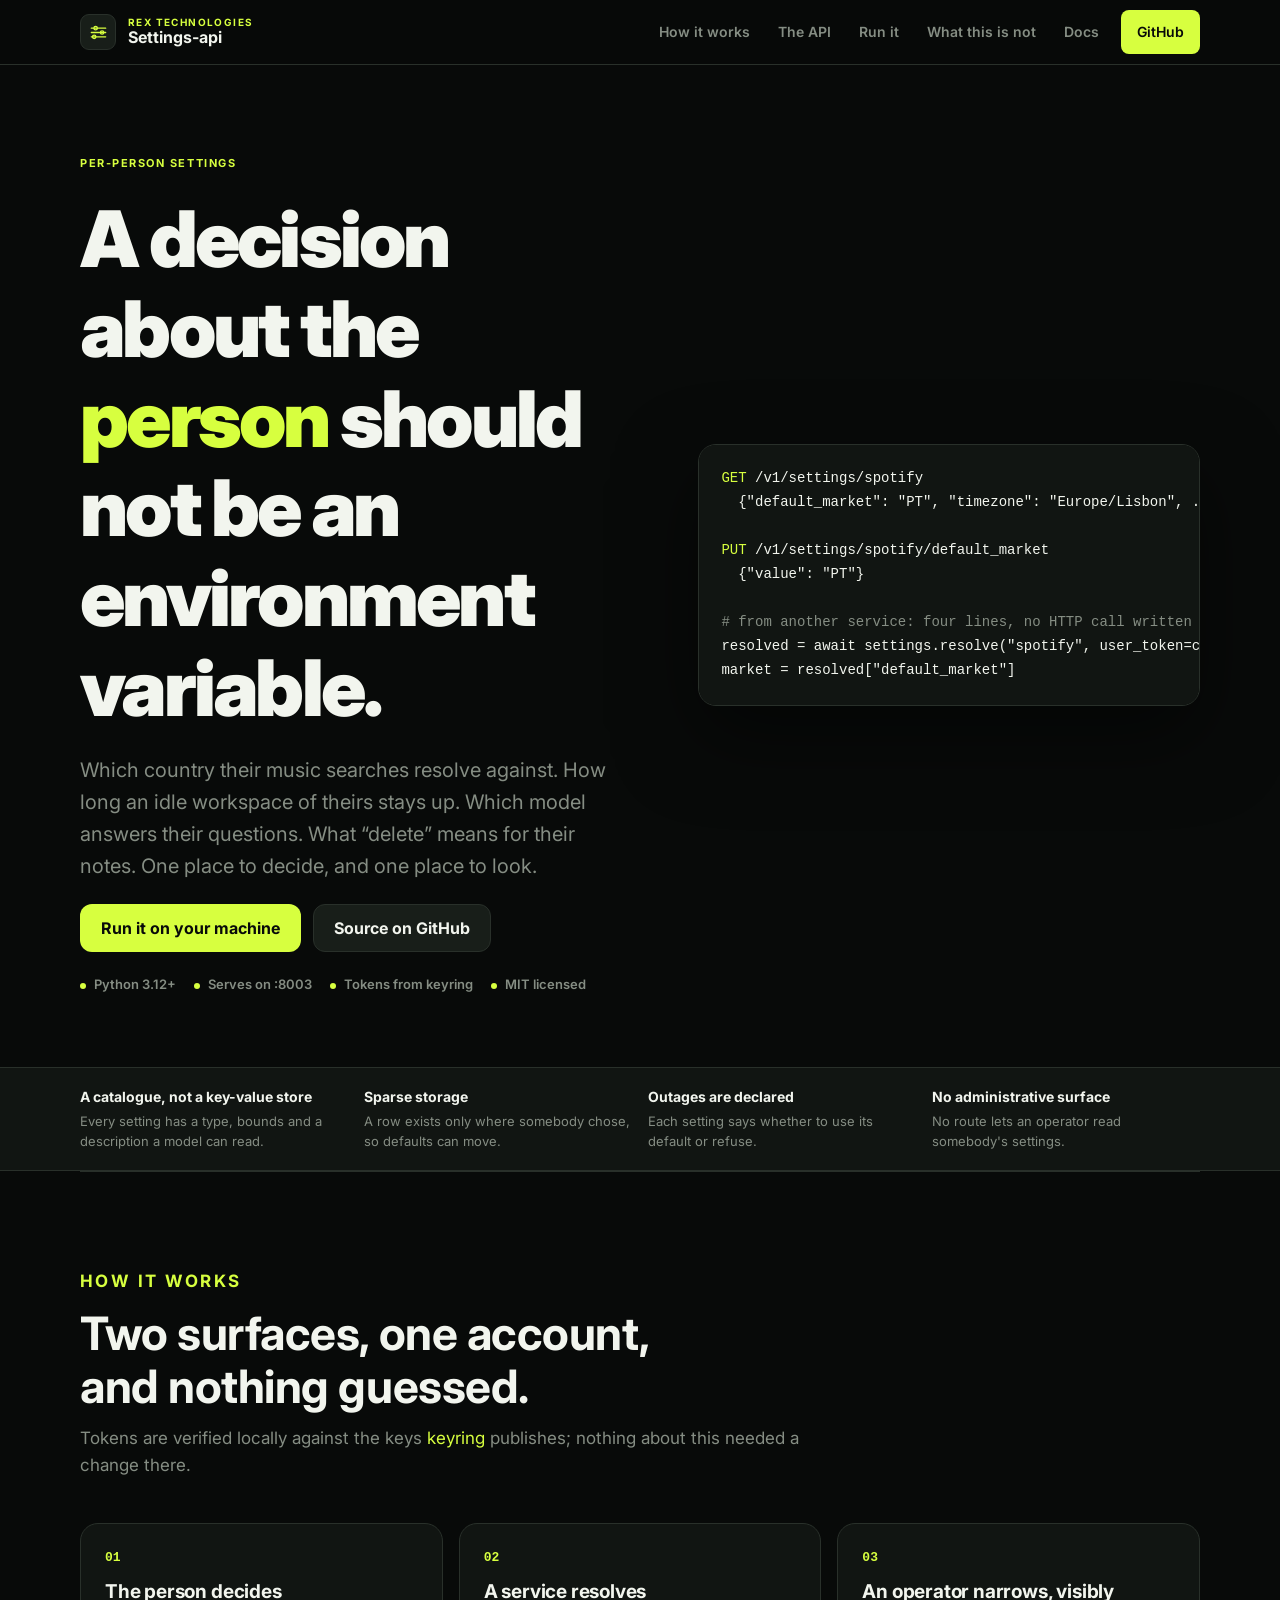
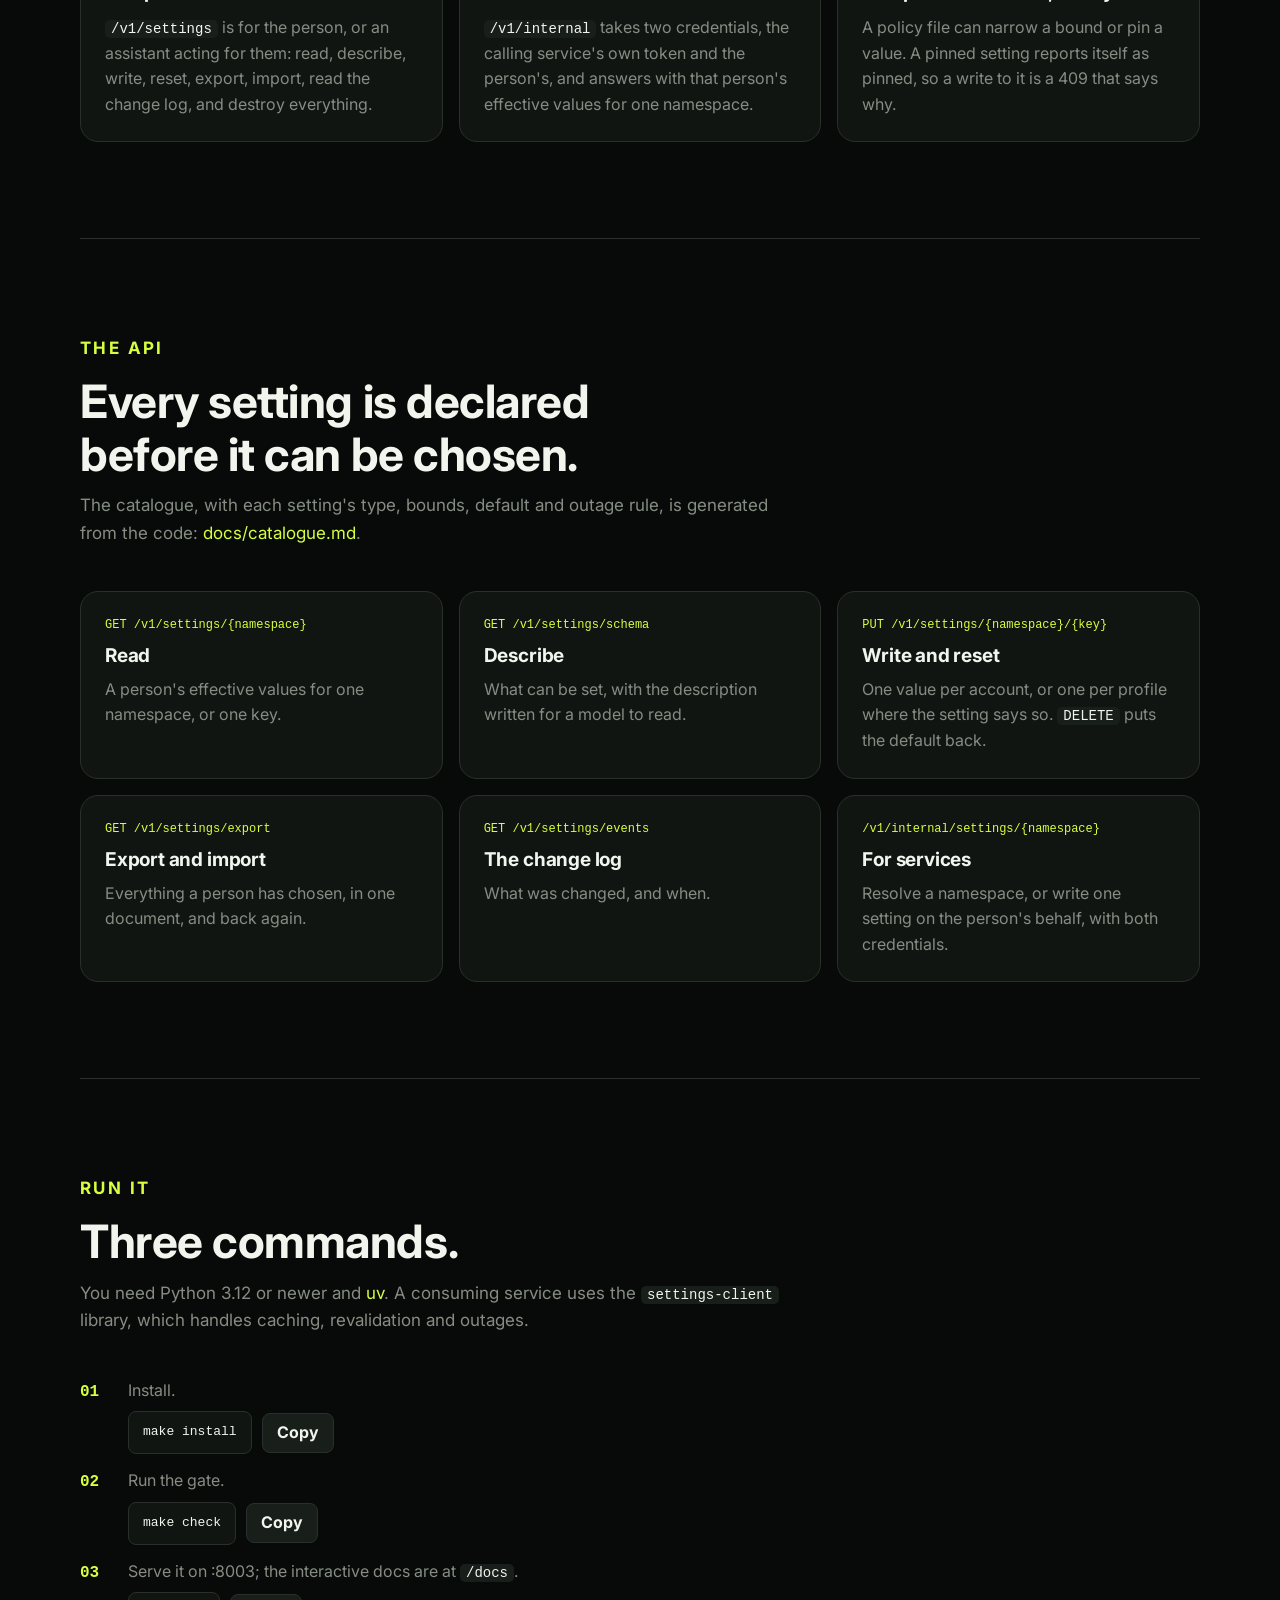
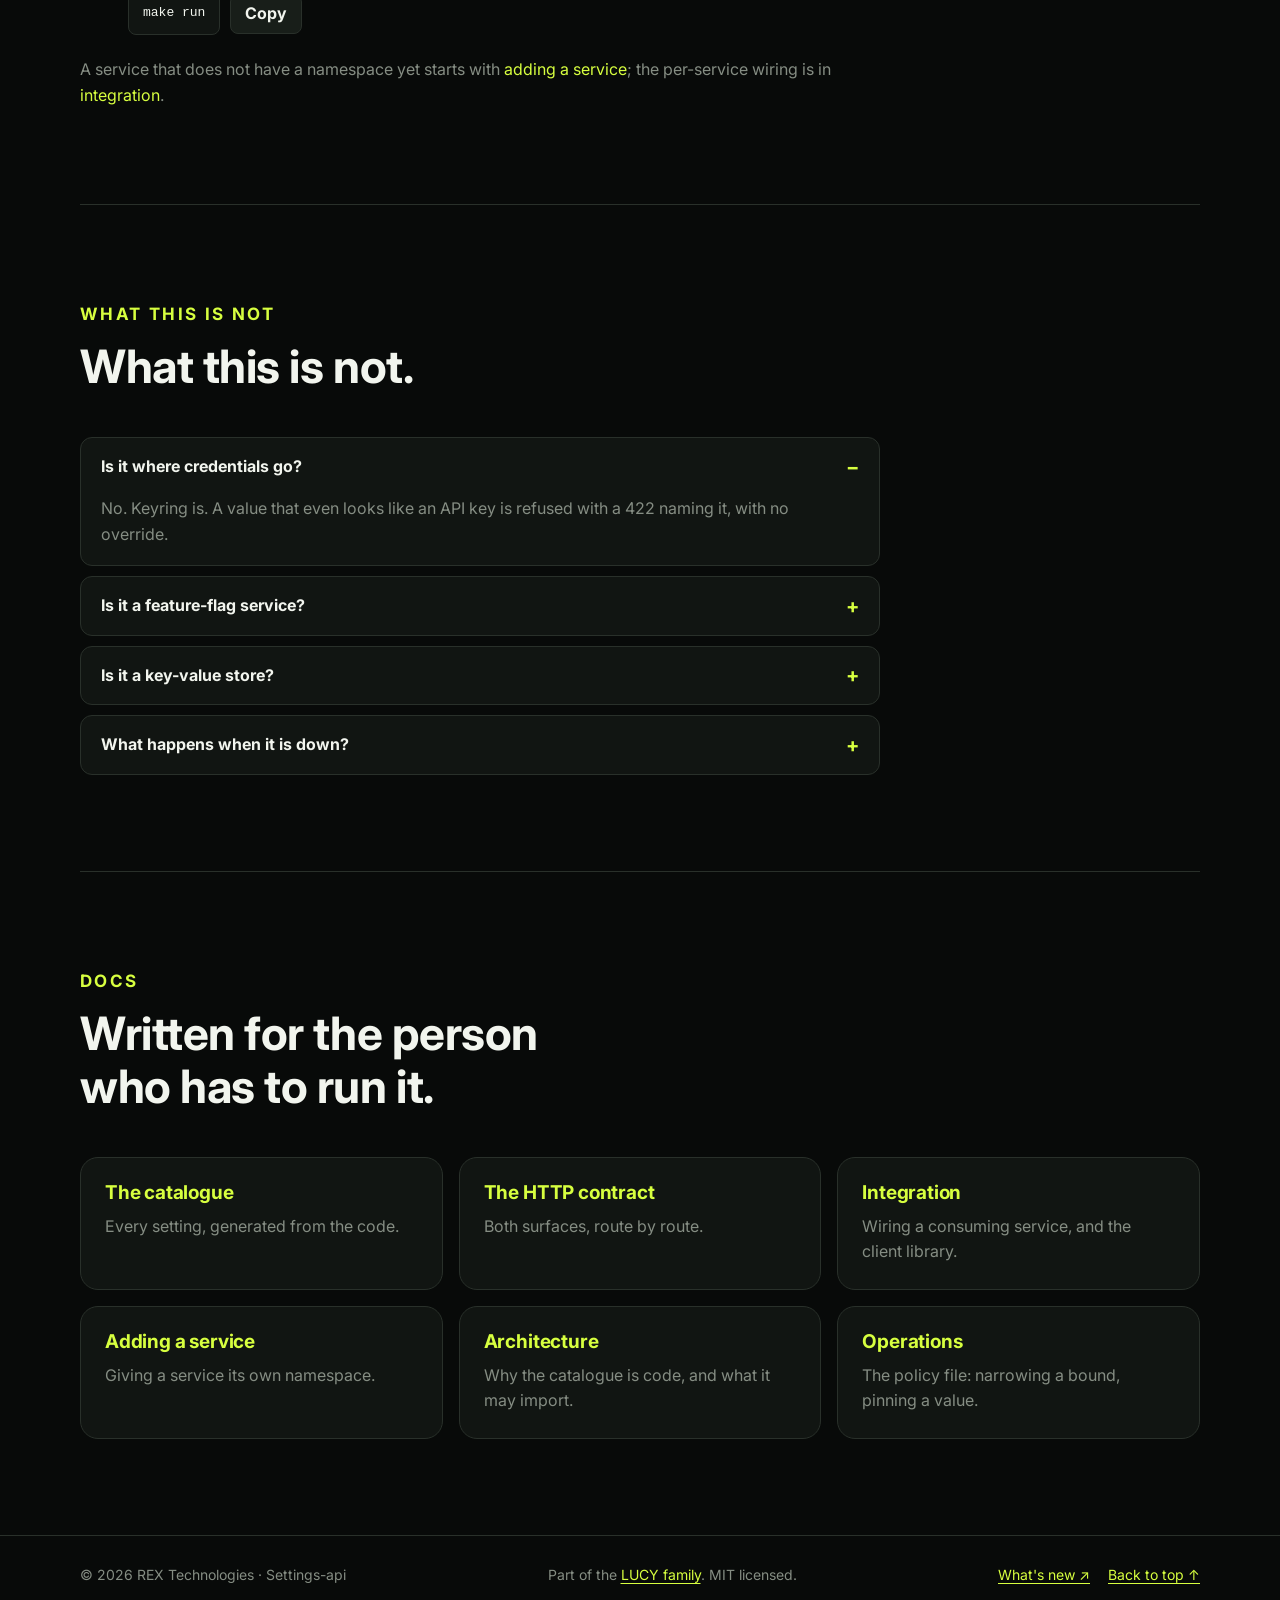
<file: site/index.html>
<!doctype html>
<html lang="en" class="no-js">
<head>
<meta charset="utf-8">
<meta name="viewport" content="width=device-width,initial-scale=1">
<meta name="description" content="Settings-api is the one place a person decides how every service in the LUCY family behaves for them: a typed, bounded, described catalogue with sparse storage and a declared rule for outages. A REX Technologies product.">
<meta name="robots" content="index,follow">
<meta name="color-scheme" content="dark">
<meta name="theme-color" content="#080A09">
<meta property="og:title" content="Settings-api — how every service behaves, decided by the person — REX Technologies">
<meta property="og:description" content="Settings-api is the one place a person decides how every service in the LUCY family behaves for them: a typed, bounded, described catalogue with sparse storage and a declared rule for outages. A REX Technologies product.">
<meta property="og:type" content="website">
<meta property="og:url" content="https://tochi-mba.github.io/Settings-api/">
<meta name="twitter:card" content="summary">
<link rel="canonical" href="https://tochi-mba.github.io/Settings-api/">
<link rel="icon" href="favicon.svg" type="image/svg+xml">
<link rel="preconnect" href="https://fonts.googleapis.com">
<link rel="preconnect" href="https://fonts.gstatic.com" crossorigin>
<link href="https://fonts.googleapis.com/css2?family=Inter:wght@400;600;700;900&display=swap" rel="stylesheet">
<link rel="stylesheet" href="styles.css">
<script>document.documentElement.classList.replace("no-js","js");</script>
<noscript><style>@media(max-width:760px){.site-nav{display:flex!important;position:static!important;flex-direction:column}.menu-button{display:none!important}}</style></noscript>
<title>Settings-api — how every service behaves, decided by the person — REX Technologies</title>
</head>
<body>
<a class="skip-link" href="#main">Skip to content</a>
<div class="ambient ambient-one" aria-hidden="true"></div>
<div class="ambient ambient-two" aria-hidden="true"></div>

<header class="site-header">
  <div class="container nav-wrap">
    <a class="brand" href="#top" aria-label="Settings-api, by REX Technologies">
      <span class="brand-mark" aria-hidden="true"><svg viewBox="0 0 32 32"><path d="M6 10h20M6 16h20M6 22h20"/><circle cx="12" cy="10" r="2.4"/><circle cx="21" cy="16" r="2.4"/><circle cx="10" cy="22" r="2.4"/></svg></span>
      <span class="brand-lockup"><span class="brand-company">REX Technologies</span><span class="brand-name">Settings-api</span></span>
    </a>
    <button class="menu-button" type="button" aria-expanded="false" aria-controls="site-nav"><span class="sr-only">Toggle navigation</span><span></span><span></span></button>
    <nav id="site-nav" class="site-nav" aria-label="Primary navigation">
      <a href="#how">How it works</a>
      <a href="#api">The API</a>
      <a href="#install">Run it</a>
      <a href="#limits">What this is not</a>
      <a href="#docs">Docs</a>
      <a class="nav-github" href="https://github.com/tochi-mba/Settings-api">GitHub</a>
    </nav>
  </div>
</header>

<main id="main">
  <section class="hero container" id="top">
    <div class="hero-copy">
      <p class="eyebrow signal">Per-person settings</p>
      <h1>A decision about the <span>person</span> should not be an environment variable.</h1>
      <p class="hero-lede">Which country their music searches resolve against. How long an idle workspace of theirs stays up. Which model answers their questions. What “delete” means for their notes. One place to decide, and one place to look.</p>
      <div class="hero-actions">
        <a class="button button-primary" href="#install">Run it on your machine</a>
        <a class="button button-secondary" href="https://github.com/tochi-mba/Settings-api">Source on GitHub</a>
      </div>
      <div class="hero-meta">
        <span>Python 3.12+</span>
        <span>Serves on :8003</span>
        <span>Tokens from keyring</span>
        <span>MIT licensed</span>
      </div>
    </div>
    <pre class="console" aria-label="Reading and writing one setting"><code><span class="k">GET</span> /v1/settings/spotify
  {"default_market": "PT", "timezone": "Europe/Lisbon", ...}

<span class="k">PUT</span> /v1/settings/spotify/default_market
  {"value": "PT"}

<span class="you"># from another service: four lines, no HTTP call written by hand</span>
resolved = await settings.resolve("spotify", user_token=caller.token)
market = resolved["default_market"]</code></pre>
  </section>

  <section class="trust-strip">
    <div class="container trust-grid">
      <div><strong>A catalogue, not a key-value store</strong><span>Every setting has a type, bounds and a description a model can read.</span></div>
      <div><strong>Sparse storage</strong><span>A row exists only where somebody chose, so defaults can move.</span></div>
      <div><strong>Outages are declared</strong><span>Each setting says whether to use its default or refuse.</span></div>
      <div><strong>No administrative surface</strong><span>No route lets an operator read somebody&#x27;s settings.</span></div>
    </div>
  </section>

  <section class="section container" id="how">
    <div class="section-heading">
      <p class="eyebrow signal">How it works</p>
      <h2>Two surfaces, one account, and nothing guessed.</h2>
      <p>Tokens are verified locally against the keys <a href="https://tochi-mba.github.io/Keyring-api/">keyring</a> publishes; nothing about this needed a change there.</p>
    </div>
    <div class="steps">
      <div class="step">
        <span class="step-number">01</span>
        <h3>The person decides</h3>
        <p><code>/v1/settings</code> is for the person, or an assistant acting for them: read, describe, write, reset, export, import, read the change log, and destroy everything.</p>
      </div>
      <div class="step">
        <span class="step-number">02</span>
        <h3>A service resolves</h3>
        <p><code>/v1/internal</code> takes two credentials, the calling service's own token and the person's, and answers with that person's effective values for one namespace.</p>
      </div>
      <div class="step">
        <span class="step-number">03</span>
        <h3>An operator narrows, visibly</h3>
        <p>A policy file can narrow a bound or pin a value. A pinned setting reports itself as pinned, so a write to it is a 409 that says why.</p>
      </div>
    </div>
  </section>

  <section class="section container" id="api">
    <div class="section-heading">
      <p class="eyebrow signal">The API</p>
      <h2>Every setting is declared before it can be chosen.</h2>
      <p>The catalogue, with each setting's type, bounds, default and outage rule, is generated from the code: <a href="https://github.com/tochi-mba/Settings-api/blob/main/docs/catalogue.md">docs/catalogue.md</a>.</p>
    </div>
    <div class="feature-grid">
      <div class="feature-card"><span class="meta">GET /v1/settings/{namespace}</span><h3>Read</h3><p>A person's effective values for one namespace, or one key.</p></div>
      <div class="feature-card"><span class="meta">GET /v1/settings/schema</span><h3>Describe</h3><p>What can be set, with the description written for a model to read.</p></div>
      <div class="feature-card"><span class="meta">PUT /v1/settings/{namespace}/{key}</span><h3>Write and reset</h3><p>One value per account, or one per profile where the setting says so. <code>DELETE</code> puts the default back.</p></div>
      <div class="feature-card"><span class="meta">GET /v1/settings/export</span><h3>Export and import</h3><p>Everything a person has chosen, in one document, and back again.</p></div>
      <div class="feature-card"><span class="meta">GET /v1/settings/events</span><h3>The change log</h3><p>What was changed, and when.</p></div>
      <div class="feature-card"><span class="meta">/v1/internal/settings/{namespace}</span><h3>For services</h3><p>Resolve a namespace, or write one setting on the person's behalf, with both credentials.</p></div>
    </div>
  </section>

  <section class="section container" id="install">
    <div class="section-heading">
      <p class="eyebrow signal">Run it</p>
      <h2>Three commands.</h2>
      <p>You need Python 3.12 or newer and <a href="https://docs.astral.sh/uv/">uv</a>. A consuming service uses the <code>settings-client</code> library, which handles caching, revalidation and outages.</p>
    </div>
    <ol class="install-steps">
      <li>Install.
        <div class="command-row"><code>make install</code><button class="copy-button" type="button" data-copy="make install">Copy</button></div>
      </li>
      <li>Run the gate.
        <div class="command-row"><code>make check</code><button class="copy-button" type="button" data-copy="make check">Copy</button></div>
      </li>
      <li>Serve it on :8003; the interactive docs are at <code>/docs</code>.
        <div class="command-row"><code>make run</code><button class="copy-button" type="button" data-copy="make run">Copy</button></div>
      </li>
    </ol>
    <p class="install-note">A service that does not have a namespace yet starts with <a href="https://github.com/tochi-mba/Settings-api/blob/main/docs/adding-a-service.md">adding a service</a>; the per-service wiring is in <a href="https://github.com/tochi-mba/Settings-api/blob/main/docs/integration.md">integration</a>.</p>
    <p id="copy-status" class="sr-only" aria-live="polite"></p>
  </section>

  <section class="section container" id="limits">
    <div class="section-heading">
      <p class="eyebrow signal">What this is not</p>
      <h2>What this is not.</h2>
    </div>
    <div class="faq">
      <details open>
        <summary>Is it where credentials go?</summary>
        <p>No. Keyring is. A value that even looks like an API key is refused with a 422 naming it, with no override.</p>
      </details>
      <details>
        <summary>Is it a feature-flag service?</summary>
        <p>No. A flag is the operator's decision, and everything here is the person's.</p>
      </details>
      <details>
        <summary>Is it a key-value store?</summary>
        <p>No. Every setting is declared in the catalogue with a type, bounds and a description, because a setting nobody described is a setting nobody can choose.</p>
      </details>
      <details>
        <summary>What happens when it is down?</summary>
        <p>Each setting declares it. <code>use_default</code> means the default is the most conservative value it has; <code>refuse</code> means the consuming service must fail the operation rather than guess.</p>
      </details>
    </div>
  </section>

  <section class="section container" id="docs">
    <div class="section-heading">
      <p class="eyebrow signal">Docs</p>
      <h2>Written for the person who has to run it.</h2>
    </div>
    <div class="feature-grid">
      <a class="feature-card link" href="https://github.com/tochi-mba/Settings-api/blob/main/docs/catalogue.md"><h3>The catalogue</h3><p>Every setting, generated from the code.</p></a>
      <a class="feature-card link" href="https://github.com/tochi-mba/Settings-api/blob/main/docs/api.md"><h3>The HTTP contract</h3><p>Both surfaces, route by route.</p></a>
      <a class="feature-card link" href="https://github.com/tochi-mba/Settings-api/blob/main/docs/integration.md"><h3>Integration</h3><p>Wiring a consuming service, and the client library.</p></a>
      <a class="feature-card link" href="https://github.com/tochi-mba/Settings-api/blob/main/docs/adding-a-service.md"><h3>Adding a service</h3><p>Giving a service its own namespace.</p></a>
      <a class="feature-card link" href="https://github.com/tochi-mba/Settings-api/blob/main/docs/architecture.md"><h3>Architecture</h3><p>Why the catalogue is code, and what it may import.</p></a>
      <a class="feature-card link" href="https://github.com/tochi-mba/Settings-api/blob/main/docs/operations.md"><h3>Operations</h3><p>The policy file: narrowing a bound, pinning a value.</p></a>
    </div>
  </section>
</main>

<footer class="site-footer">
  <div class="container footer-wrap">
    <span>© <span id="year">2026</span> REX Technologies · Settings-api</span>
    <span>Part of the <a href="https://tochi-mba.github.io/LUCY-assistant/">LUCY family</a>. MIT licensed.</span>
    <span class="footer-links">
      <a href="https://github.com/tochi-mba/Settings-api/blob/main/CHANGELOG.md">What's new <span aria-hidden="true">↗</span></a>
      <a href="#top">Back to top <span aria-hidden="true">↑</span></a>
    </span>
  </div>
</footer>
<script src="app.js" defer></script>
</body>
</html>
</file>
<file: site/styles.css>
/* Settings-api — REX Technologies. The ink/signal palette shared across REX products; dark by design. */

:root{
  --ink:#080A09;
  --panel:#111512;
  --raised:#181E19;
  --line:#29302A;
  --text:#F2F5EE;
  --muted:#858D83;
  --signal:#D7FF3F;
  --live:#FF774D;
  --signal-wash:rgba(215,255,63,.10);
  --radius-s:8px;
  --radius-m:12px;
  --radius-l:18px;
  --gutter:clamp(16px,4vw,32px);
  --page:1120px;
  --section:clamp(56px,8vw,96px);
  --font:Inter,"Segoe UI",system-ui,-apple-system,"Helvetica Neue",Arial,sans-serif;
  --mono:"Cascadia Mono","SF Mono",Consolas,ui-monospace,Menlo,monospace;
  color-scheme:dark;
}

*,*::before,*::after{box-sizing:border-box}
html{background:var(--ink);scroll-behavior:smooth;-webkit-text-size-adjust:100%;overflow-x:hidden}
body{margin:0;background:var(--ink);color:var(--text);font-family:var(--font);font-size:16px;line-height:1.6;-webkit-font-smoothing:antialiased;overflow-x:hidden}
a{color:var(--signal);text-decoration:none}
a:hover{text-decoration:underline}
button{font:inherit}
svg{display:block}
code,kbd,pre{font-family:var(--mono)}
:focus-visible{outline:2px solid var(--signal);outline-offset:3px;border-radius:4px}

.container{width:min(var(--page),100% - 2 * var(--gutter));margin-inline:auto}
.section{padding:var(--section) 0;border-top:1px solid var(--line)}
.sr-only{position:absolute;width:1px;height:1px;padding:0;margin:-1px;overflow:hidden;clip:rect(0,0,0,0);white-space:nowrap;border:0}
.skip-link{position:absolute;left:12px;top:-60px;background:var(--signal);color:var(--ink);padding:10px 14px;border-radius:var(--radius-s);font-weight:700;z-index:100}
.skip-link:focus{top:12px}

h1,h2,h3{margin:0;line-height:1.15;font-weight:700;letter-spacing:-.01em}
h1,h2{text-wrap:balance}
h1{font-size:clamp(40px,6.4vw,78px);letter-spacing:-.035em;font-weight:900}
h1 span{color:var(--signal)}
h2{font-size:clamp(28px,4.2vw,46px)}
h3{font-size:19px}
p{margin:0}
strong{font-weight:700;color:var(--text)}
code{color:var(--text);background:var(--raised);padding:1px 6px;border-radius:5px;font-size:14px}
pre code{padding:0;background:none}

.eyebrow{font-size:11px;font-weight:700;letter-spacing:.14em;text-transform:uppercase;color:var(--muted);display:flex;align-items:center;gap:9px}
.eyebrow.signal{color:var(--signal)}

.ambient{position:fixed;border-radius:50%;filter:blur(90px);pointer-events:none;opacity:.14;z-index:-2}
.ambient-one{width:520px;height:520px;background:var(--signal);top:90px;right:-230px}
.ambient-two{width:420px;height:420px;background:var(--live);top:620px;left:-250px}

/* Header */
.site-header{position:sticky;top:0;z-index:50;background:rgba(8,10,9,.86);backdrop-filter:blur(12px);-webkit-backdrop-filter:blur(12px);border-bottom:1px solid var(--line)}
.nav-wrap{min-height:64px;display:flex;align-items:center;gap:12px}
.brand{display:flex;align-items:center;gap:12px;color:var(--text);min-height:44px}
.brand:hover{text-decoration:none}
.brand-mark{width:36px;height:36px;border-radius:9px;display:grid;place-items:center;background:var(--raised);border:1px solid var(--line)}
.brand-mark svg{width:23px;fill:none;stroke:var(--signal);stroke-width:1.8;stroke-linecap:round;stroke-linejoin:round}
.brand-lockup{display:flex;flex-direction:column;gap:1px;line-height:1.08}
.brand-company{font-size:10px;font-weight:700;letter-spacing:.14em;text-transform:uppercase;color:var(--signal)}
.brand-name{font-size:16px;font-weight:700;color:var(--text)}
.site-nav{margin-left:auto;display:flex;align-items:center;gap:4px}
.site-nav a{color:var(--muted);font-size:14px;font-weight:600;white-space:nowrap;padding:10px 12px;border-radius:var(--radius-s);min-height:44px;display:inline-flex;align-items:center}
.site-nav a:hover{color:var(--text);text-decoration:none;background:var(--raised)}
.nav-github{color:var(--ink)!important;background:var(--signal)!important;margin-left:6px;padding-inline:16px!important}
.nav-github:hover{opacity:.9}
.menu-button{margin-left:auto;display:none;min-width:44px;min-height:44px;padding:0 12px;border:1px solid var(--line);border-radius:var(--radius-s);background:transparent;color:var(--text);cursor:pointer}
.menu-button span:not(.sr-only){display:block;width:16px;height:2px;background:currentColor;margin:5px auto}

/* Hero */
.hero{display:grid;grid-template-columns:1.05fr .95fr;gap:clamp(28px,5vw,64px);align-items:center;padding:clamp(48px,7vw,96px) 0 clamp(40px,6vw,72px)}
.hero-copy{display:flex;flex-direction:column;gap:22px}
.hero-lede{font-size:clamp(17px,1.6vw,20px);color:var(--muted);max-width:56ch}
.hero-actions{display:flex;flex-wrap:wrap;gap:12px}
.hero-meta{display:flex;flex-wrap:wrap;gap:8px 18px;color:var(--muted);font-size:13px;font-weight:600}
.hero-meta span::before{content:"";display:inline-block;width:6px;height:6px;border-radius:50%;background:var(--signal);margin-right:8px;vertical-align:middle}
.button{display:inline-flex;align-items:center;gap:8px;min-height:48px;padding:0 20px;border-radius:var(--radius-m);font-weight:700;border:1px solid transparent}
.button:hover{text-decoration:none}
.button-primary{background:var(--signal);color:var(--ink)}
.button-primary:hover{filter:brightness(1.05)}
.button-secondary{background:var(--raised);color:var(--text);border-color:var(--line)}
.button-secondary:hover{border-color:var(--muted)}

/* A window showing a conversation or a plan */
.console{margin:0;padding:22px;border-radius:var(--radius-l);background:var(--panel);border:1px solid var(--line);overflow:auto;font-size:13.5px;line-height:1.7;color:var(--text);box-shadow:0 30px 80px rgba(0,0,0,.5)}
.console .you{color:var(--muted)}
.console .k{color:var(--signal)}
.console .s{color:var(--live)}

/* Trust strip */
.trust-strip{border-top:1px solid var(--line);border-bottom:1px solid var(--line);background:var(--panel)}
.trust-grid{display:grid;grid-template-columns:repeat(4,1fr);gap:16px;padding:18px 0}
.trust-grid div{display:flex;flex-direction:column;gap:2px}
.trust-grid strong{font-size:14px}
.trust-grid span{font-size:13px;color:var(--muted)}

/* Sections */
.section-heading{display:flex;flex-direction:column;gap:12px;max-width:72ch;margin-bottom:clamp(28px,4vw,44px)}
.section-heading p{color:var(--muted);font-size:17px}
.steps{display:grid;grid-template-columns:repeat(3,1fr);gap:16px}
.step{background:var(--panel);border:1px solid var(--line);border-radius:var(--radius-l);padding:24px;display:flex;flex-direction:column;gap:12px}
.step p{color:var(--muted)}
.step-number{font-family:var(--mono);color:var(--signal);font-weight:700;font-size:13px}
.feature-grid{display:grid;grid-template-columns:repeat(3,1fr);gap:16px}
.feature-card{background:var(--panel);border:1px solid var(--line);border-radius:var(--radius-l);padding:24px;display:flex;flex-direction:column;gap:10px}
.feature-card p{color:var(--muted)}
.feature-card.link:hover{border-color:var(--muted);text-decoration:none}
.feature-card .meta{font-family:var(--mono);font-size:12px;color:var(--signal)}

/* Install */
.install-steps{margin:0;padding-left:0;list-style:none;counter-reset:step;display:grid;gap:14px;max-width:80ch}
.install-steps li{counter-increment:step;position:relative;padding-left:48px;color:var(--muted)}
.install-steps li::before{content:counter(step,decimal-leading-zero);position:absolute;left:0;top:2px;font-family:var(--mono);font-weight:700;color:var(--signal)}
.install-steps a{text-decoration:underline;text-underline-offset:3px}
.command-row{display:flex;flex-wrap:wrap;align-items:center;gap:10px;margin-top:8px}
.command-row code{padding:10px 14px;border-radius:var(--radius-s);border:1px solid var(--line);background:var(--panel);font-size:13px;overflow:auto;max-width:100%}
.copy-button{min-height:40px;padding:0 14px;border-radius:var(--radius-s);border:1px solid var(--line);background:var(--raised);color:var(--text);font-weight:700;cursor:pointer}
.copy-button:hover{border-color:var(--muted)}
.install-note{margin-top:22px;color:var(--muted);max-width:80ch}

/* FAQ */
.faq{display:grid;gap:10px;max-width:80ch}
.faq details{background:var(--panel);border:1px solid var(--line);border-radius:var(--radius-m);padding:0 20px}
.faq summary{cursor:pointer;padding:16px 0;font-weight:700;list-style:none;display:flex;justify-content:space-between;gap:16px;align-items:center}
.faq summary::-webkit-details-marker{display:none}
.faq summary::after{content:"+";color:var(--signal);font-weight:700;font-size:20px;line-height:1}
.faq details[open] summary::after{content:"−"}
.faq p{padding:0 0 18px;color:var(--muted)}

/* Footer */
.site-footer{border-top:1px solid var(--line);padding:28px 0;color:var(--muted);font-size:14px}
.footer-wrap{display:flex;flex-wrap:wrap;justify-content:space-between;gap:10px}
.site-footer a{text-decoration:underline;text-underline-offset:3px}
.footer-links{display:flex;flex-wrap:wrap;gap:18px}

/* 404 */
.not-found{padding:clamp(72px,14vh,140px) 0;max-width:720px}
.not-found h1{margin:14px 0 0;font-size:clamp(34px,5.6vw,60px)}
.not-found .hero-lede{margin-top:16px}
.not-found .hero-actions{margin-top:28px}

@media(prefers-reduced-motion:reduce){html{scroll-behavior:auto}*,*::before,*::after{transition:none!important;animation:none!important}}

/* Responsive */
@media(max-width:1000px){
  .hero{grid-template-columns:1fr}
  .steps,.feature-grid{grid-template-columns:repeat(2,1fr)}
  .trust-grid{grid-template-columns:repeat(2,1fr)}
}
@media(max-width:760px){
  .menu-button{display:block}
  .site-nav{display:none;position:absolute;left:0;right:0;top:100%;flex-direction:column;align-items:stretch;padding:10px var(--gutter) 16px;background:var(--ink);border-bottom:1px solid var(--line)}
  .site-nav.open{display:flex}
  .site-nav a{min-height:46px}
  .nav-github{margin-left:0;justify-content:center}
  .brand-name{font-size:14px}
  .steps,.feature-grid{grid-template-columns:1fr}
}
@media(max-width:420px){
  .trust-grid{grid-template-columns:1fr}
}
</file>
